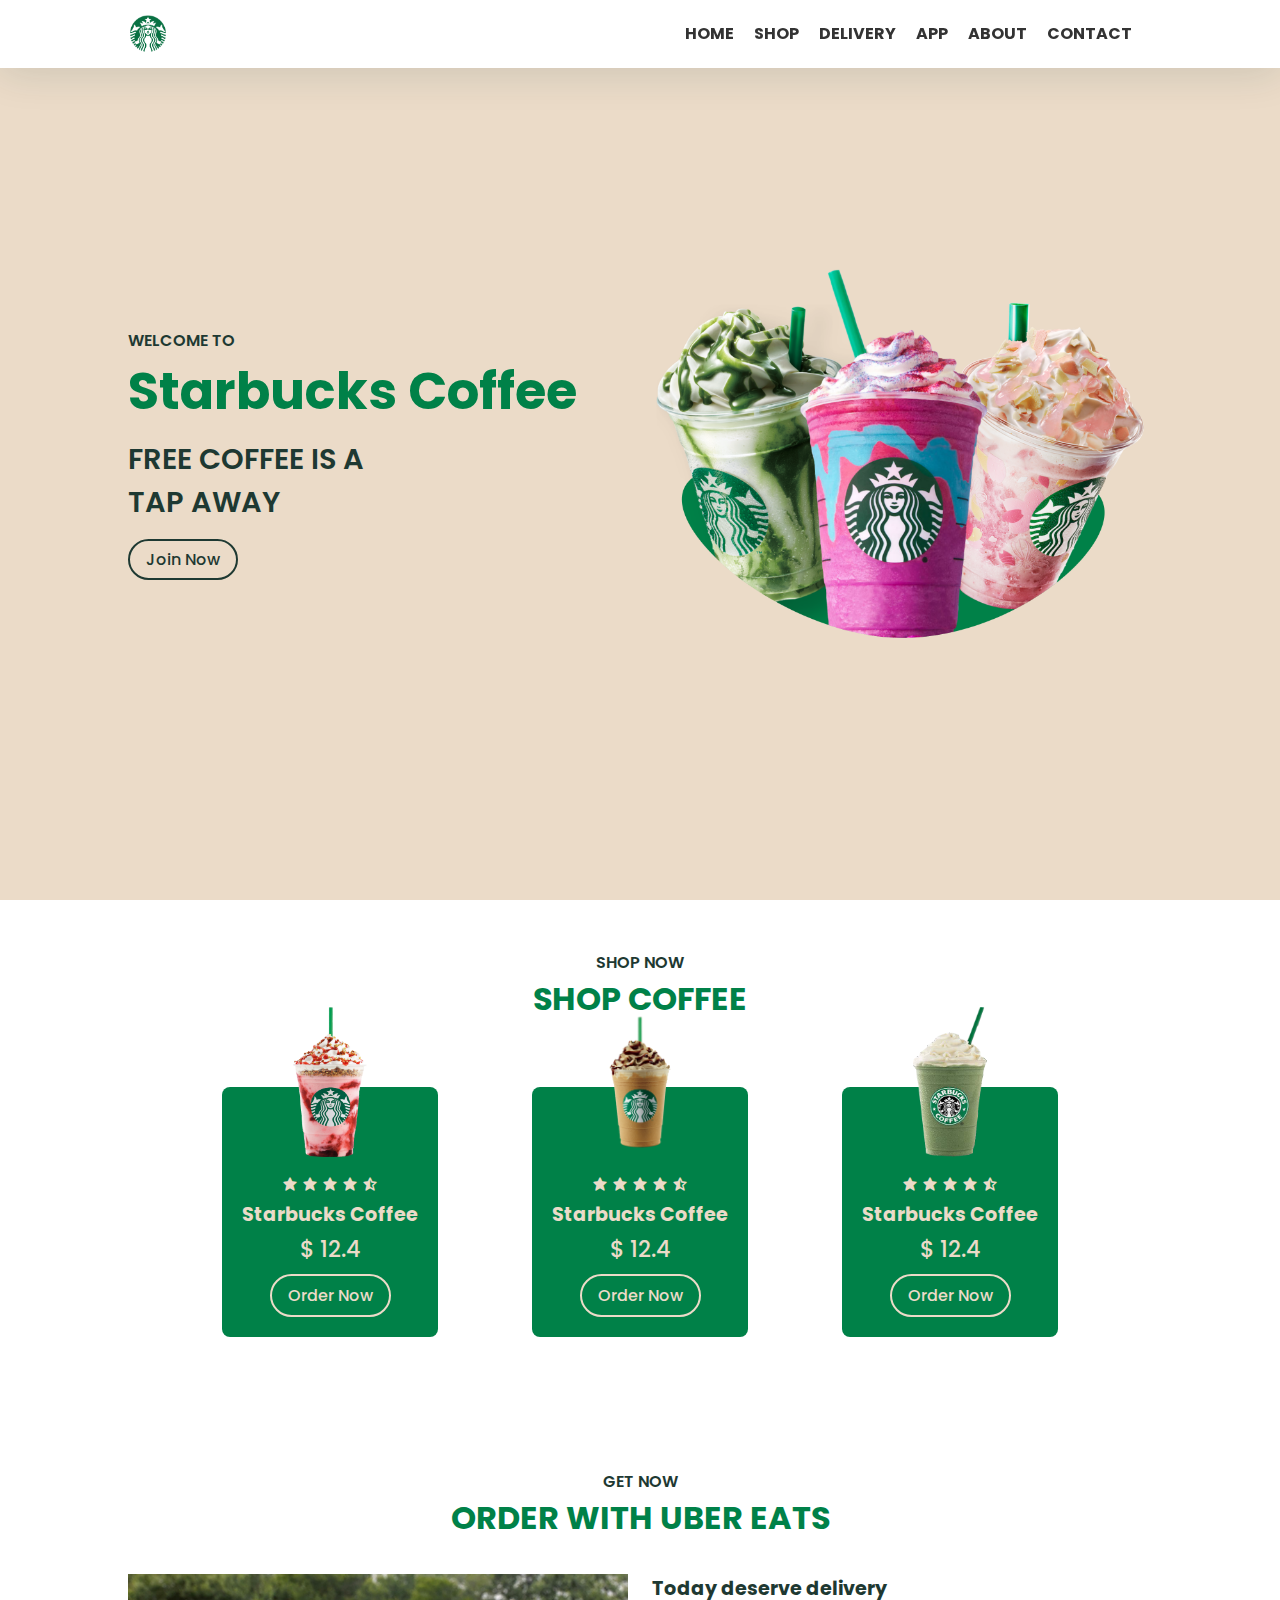
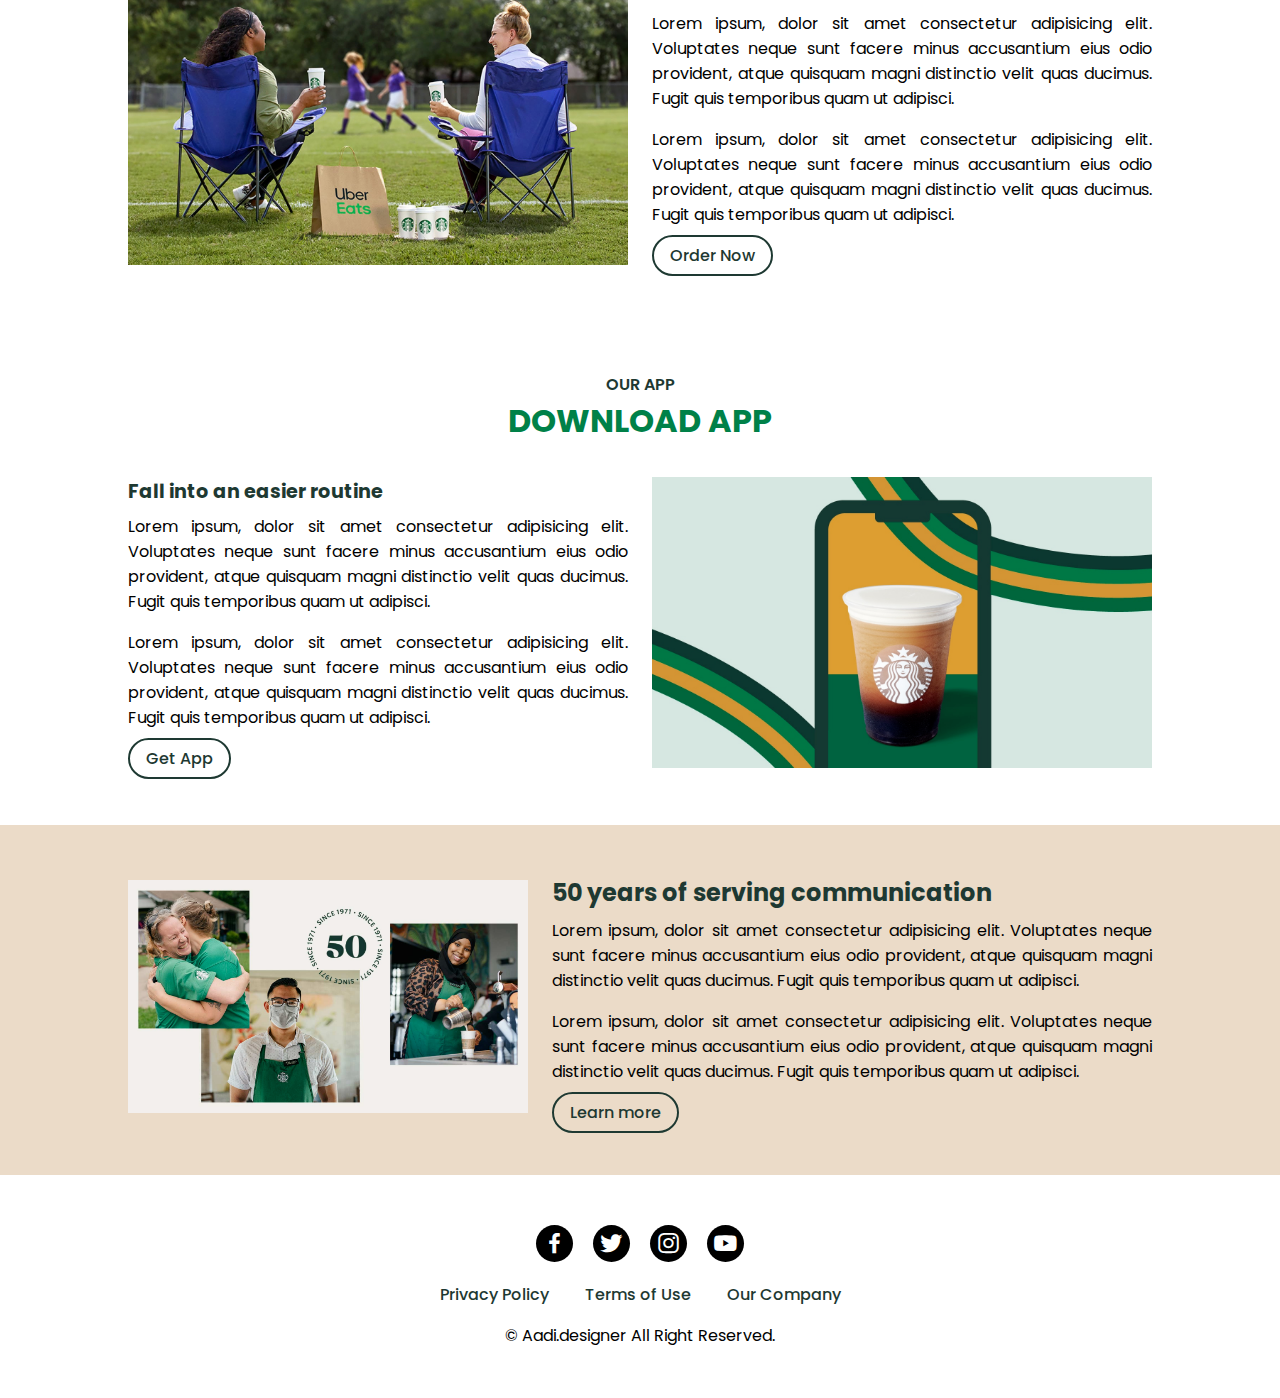
<file: index.html>
<!DOCTYPE html>
<html lang="en">
<head>
    <meta charset="UTF-8">
    <meta name="viewport" content="width=device-width, initial-scale=1.0">
    <title>Responsive Starbucks Site</title>
    <link rel="stylesheet" href="style.css"> 
    <link rel="stylesheet" href="https://cdn.jsdelivr.net/npm/boxicons@latest/css/boxicons.min.css">
</head>
<body>

  
    <header>

        <a href="#" class="logo"><img src="img/logo.png" alt=""></a>

        <div  id="menu-icon"><i class="bx bx-menu"></i></div>

        <ul class=" navbar">
            <li><a href="#home">Home</a></li>
            <li><a href="#shop">Shop</a></li>
            <li><a href="#delivery">Delivery</a></li>
            <li><a href="#app">App</a></li>
            <li><a href="#about">About</a></li>
            <li><a href="#contact">Contact</a></li>
        </ul>

    </header>

    <section class="home" id="home">

        <div class="home-text">

            <span>Welcome To</span>
            <h1>Starbucks Coffee</h1>
            <h2>Free Coffee is a <br>tap away</h2>
            <a href="#" class="btn">Join Now</a>

        </div>

      <div class="home-img">
        <img src="img/home.png" alt="">

      </div>

    </section>

    <section class="shop" id="shop">
        <div class="heading">
            <span>Shop Now</span>
            <h1>Shop Coffee</h1>
        </div>
        
            <div class="shop-container">

                <!-- Coffee 1 -->
                <div class="box">
                    <div class="box-img">
                        <img src="img/shop1.png" alt="">
                    </div>
            

            <!-- Icons -->
            <div class="stars">
                <i class='bx bxs-star'></i>
                <i class='bx bxs-star'></i>
                <i class='bx bxs-star'></i>
                <i class='bx bxs-star'></i>
                <i class='bx bxs-star-half'></i>
            </div>
            <h2>Starbucks Coffee</h2> 
            <span>$ 12.4</span>
            <a href="#" class="btn">Order Now</a>
        </div>

                <!-- Coffee 2 -->
                <div class="box">
                    <div class="box-img">
                        <img src="img/shop2.png" alt="">
                    </div>

            <!-- Icons -->
            <div class="stars">
                <i class='bx bxs-star'></i>
                <i class='bx bxs-star'></i>
                <i class='bx bxs-star'></i>
                <i class='bx bxs-star'></i>
                <i class='bx bxs-star-half'></i>
            </div>
            <h2>Starbucks Coffee</h2> 
            <span>$ 12.4</span>
            <a href="#" class="btn">Order Now</a>
        </div>

                <!-- Coffee 3 -->
                <div class="box">
                    <div class="box-img">
                        <img src="img/shop3.png" alt="">
                    </div>


            <!-- Icons -->
            <div class="stars">
                <i class='bx bxs-star'></i>
                <i class='bx bxs-star'></i>
                <i class='bx bxs-star'></i>
                <i class='bx bxs-star'></i>
                <i class='bx bxs-star-half'></i>
            </div>
            <h2>Starbucks Coffee</h2> 
            <span>$ 12.4</span>
            <a href="#" class="btn">Order Now</a>
        </div>
        </div> 
        
        <!-- Wrapped ll the Coffees in single container to get them in single row not in dofferent 3 rows  -->

    </section>

  <section class="delivery" id="delivery">
    <div class="heading">
        <span>Get Now</span>
        <h1>Order With Uber Eats</h1>
    </div>

    <div class="container">
        <div class="delivery-img">
            <img src="img/delivery.png" alt="">
        </div>
        <div class="delivery-text">
            <h2>Today deserve delivery</h2>
            <p>Lorem ipsum, dolor sit amet consectetur adipisicing elit. Voluptates neque sunt facere minus accusantium eius odio provident, atque quisquam magni distinctio velit quas ducimus. Fugit quis temporibus quam ut adipisci.</p>
            <p>Lorem ipsum, dolor sit amet consectetur adipisicing elit. Voluptates neque sunt facere minus accusantium eius odio provident, atque quisquam magni distinctio velit quas ducimus. Fugit quis temporibus quam ut adipisci.</p>
            <a href="#" class="btn">Order Now</a>
        </div>
    </div>
</section>


    <section class="app" id="app">
        <div class="heading">
            <span>Our App</span>
            <h1>Download App</h1>
        </div>
    <div class="container">
        
        <div class="app-text">
            <h2>Fall into an easier routine</h2>
            <p>Lorem ipsum, dolor sit amet consectetur adipisicing elit. Voluptates neque sunt facere minus accusantium eius odio provident, atque quisquam magni distinctio velit quas ducimus. Fugit quis temporibus quam ut adipisci.</p>
            <p>Lorem ipsum, dolor sit amet consectetur adipisicing elit. Voluptates neque sunt facere minus accusantium eius odio provident, atque quisquam magni distinctio velit quas ducimus. Fugit quis temporibus quam ut adipisci.</p>
            <a href="#" class="btn">Get App</a>
        </div>
        <div class="app-img">
            <img src="img/app.png" alt="">
        </div>
    </div>
  </section>

  <!-- About -->
   <section class="about" id="about">
    <div class="about-container">
     <div class="about-img">     
    <img src="img/about.png" alt="">
    </div>
     <div class="about-text">
        <h2>50 years of serving communication</h2>
        <p>Lorem ipsum, dolor sit amet consectetur adipisicing elit. Voluptates neque sunt facere minus accusantium eius odio provident, atque quisquam magni distinctio velit quas ducimus. Fugit quis temporibus quam ut adipisci.</p>
        <p>Lorem ipsum, dolor sit amet consectetur adipisicing elit. Voluptates neque sunt facere minus accusantium eius odio provident, atque quisquam magni distinctio velit quas ducimus. Fugit quis temporibus quam ut adipisci.</p>
        <a href="#" class="btn">Learn more</a>
  
   </div>
</div>

   </section>
    

    <section class="contact" id="contact">
        <div class="social">
            <a href="#"><i class='bx bxl-facebook'></i></a>
            <a href="#"><i class='bx bxl-twitter'></i></a>
            <a href="#"><i class='bx bxl-instagram'></i></a>
            <a href="#"><i class='bx bxl-youtube'></i></a>
        </div>
        <div class="links">
            <a href="#">Privacy Policy</a>
            <a href="#">Terms of Use</a>
            <a href="#">Our Company</a>
        </div>
        <p>&#169; Aadi.designer All Right Reserved.</p>
    </section>


<script src="main.js"></script>
    
</body>
</html>
</file>
<file: style.css>
@import url('https://fonts.googleapis.com/css?family=Poppins:wght@200;300;400;500;600;700&display=swap'); 
*{
    margin: 0;
    padding: 0;
    box-sizing: border-box;
    scroll-padding-top: 2rem;
    text-decoration: none;
    list-style: none;
    scroll-behavior: smooth;
    font-family: "Poppins", sans-serif;
}

:root {
    --main-color: #008148;
    --second-color: #1e3932;

}

section {
    padding: 50px 10%;
}

*::selection{
    color: #fff;
    background: var( --main-color);
}

img{
    width: 100%;
}

header {
    position: fixed;
    width: 100%;
    top: 0;
    right: 0;
    z-index: 1000;
    display: flex;
    align-items: center;
    justify-content: space-between;
    background-color: #fff;
    box-shadow: 0 4px 41px rgb(14 55 54 / 14%);
    padding: 15px 10%;
    transition: 0.2s;
}

.logo{

display: flex;
align-items: center;

}

.logo img{

    width: 40px;

}

.navbar{
    display: flex;
    align-items: center;
    justify-content: flex-end; /* Adjust as needed */
    list-style: none;
    margin: 0;
    padding: 0;
}

.navbar li {
    margin-right: 20px; /* Adjust spacing between menu items */
}

.navbar a{


    text-decoration: none;
    color: #333; /* Adjust link color */
    font-weight: bold;
    text-transform: uppercase;
    transition: color 0.3s ease;
}

.navbar a:hover {
    color: var( --main-color );
}

#menu-icon {

    font-size: 24px;
    cursor: pointer;
    display: none;
 
}



.home{

    width: 100%;
    min-height: 100vh;
    display: flex;
    flex-wrap: wrap;
    align-items: center;
    background: #ebdbc8;
    gap: 1rem;

}

.home-text{
    flex:1 1 17rem;
}

.home-img{
    flex:1 1 17rem;
}


.home-img img{
    animation: animate 3s linear infinite;
}

@keyframes animate{

    0%{
        transform: translate(-11px, 0);
    }
    50%{
        transform: translate(0,-11px);
    }
    100%{
        transform: translate(-11px, 0);
    }
}


.home-text span{

    font-size: 1rem;
    text-transform: uppercase;
    font-weight: 600;
    color: var(--second-color);

}

.home-text h1{

    font-size: 3.2rem;
    color: var(--main-color);
    font-weight: bolder;
}

.home-text h2{

    font-size: 1.8rem;
    color: var(--second-color);
    font-weight: 600;
    text-transform: uppercase;
    margin: 0.5rem 0 1.4rem;
}


.btn{
    padding: 7px 16px;
    border: 2px solid var(--second-color);
    border-radius: 40px;
    color: var(--second-color);
    font-weight: 500;
}

.btn:hover{
    color: #fff;
    background: var(--second-color);
}

.heading{
    text-align: center;
    text-transform: uppercase;
}

.heading span{

    font-size: 1rem;
    font-weight: 600;
    color: var(--second-color);
}

.heading h1{
    font-size: 2rem;
    color: var(--main-color);
    margin-bottom: 2rem; /* Increase the bottom margin */

}

.shop-container{

    display: flex;
    flex-wrap: wrap;
    justify-content: space-evenly;  /* Adjusted for better spacing */

    align-items: center;
    max-width: 1200px; /* Limit the maximum width of the container */
    margin: 0 auto; /* Center the container */
    padding: 1rem; /* Add some padding for spacing */



}

.shop-container .box{
    flex: 1 1 30%rem;   
    background: var(--main-color);
    padding: 20px;
    display: flex;
    flex-direction: column;
    align-items: center;
    text-align: center;
    border-radius: 0.5rem;    
    box-sizing: border-box; /* Include padding in box size */
    margin: 1rem; /*Add margin for spacing */
}

.shop-container .box .box-img{
    width: 150px;
    height: 150px;
    margin-top: -100px;
    display: flex;
    justify-content: center;
    align-items: center;
    flex-shrink: 0; /* Prevent shrinking */

}

.shop-container .box .box-img img{
    width: 100%;
    height: 100%;
    object-fit: contain;
    object-position: center;
}

.stars{
    margin: 1rem 0 0.1rem;
}


.shop-container .box .stars .bx {
    color: #ebdbc8;
}

.shop-container .box h2{
    color: #ebdbc8;
    font-size: 1.2rem;
}

.shop-container .box span{
    color: #ebdbc8;
    font-size: 1.4rem;
    font-weight: 500;
    margin: 0.2rem 0 0.5rem;
}

.box .btn {
    border: 2px solid #ebdbc8;
    color: #ebdbc8;
}

.box .btn:hover {
    border: 2px solid #ebdbc8;
    color:var(--second-color);
}

.container {
    display: flex;
    flex-wrap: wrap;
    gap: 1.5rem;
    margin-top: 2rem;
}

.delivery-img, .app-img{
    flex: 1 1 21rem;
}

.delivery-text, .app-text{
    flex: 1 1 21rem;
}


.delivery-text h2, .app-text h2{
    font-size: 1.2rem;
    color: var(--second-color);
}

.delivery-text p, .app-text p{
    margin: 0.5rem 0 1rem;
    text-align: justify;
}


.about{
    padding: 50px 10%;
    background: #ebdbc8;
}

.about-container {
    display: flex;
    gap: 1.5rem;
    align-items: center;
}

.about-img{
    flex:1 1 40%;
}

.about-img img{
    width: 100%;
    height: auto;
}

.about-text{
    flex: 1 1 60%;
}

.about-text h2{
font-size: 1.5rem;
color: var(--second-color);
}

.about-text p{
    margin: 0.5rem 0 1rem;
    text-align: justify;
}

.about-text .btn{
    margin-top: 1rem;

}

.contact{
    display: flex;
    flex-direction: column;
    align-items: center;
}

.social a{
    font-size: 27px;
    margin: 0.5rem;
}

.social a .bx{
    padding: 5px;
    color: #fff;
    background: #000000;
    border-radius: 50%;
}

.social a .bx:hover{
    background: var(--main-color) ;
}

.links{
    margin:1rem 0 1rem;
}

.links a{
    font-size: 1rem;
    font-weight: 500;
    color: var(--second-color);
    padding: 1rem;
}

.links a:hover{
    color: var(--main-color);
}

.contact p{
    text-align: center;
}

/* Responsiveness */

@media (max-width: 1150px){
    header {
        padding: 18px 7%;
    }
    section {
        padding: 50px 7%;
    }
    .home-text h1 {
        font-size: 3rem;
    }
    .home-text h2 {
        font-size: 1.5rem;
    }

}


@media (max-width: 991px){
    header {
        padding: 18px 4%;
    }
    section {
        padding: 50px 4%;
    }

}


@media (max-width: 768px){
    header{
        padding: 11px 4%;
    }

    #menu-icon{
        display: initial;
    }


     .bx-x:before {
        content: "\f3ab"; /* Adjust the content for the close icon */
    }

    
    .navbar {
        display: none; /* Hide the navbar by default on smaller screens */
        position: absolute;
        top: 70px; /* Adjust top position as needed */
        left: 0;
        width: 100%;
        background-color: #fff; /* Adjust background color */
        box-shadow: 0 4px 8px rgba(0, 0, 0, 0.1); /* Adjust box shadow */
        padding: 15px 0;
        z-index: 1000;
    }

    
    header .navbar{
        position: absolute;
        top: -500px;
        left: 0;
        right: 0;
        display: flex;
        flex-direction: column;
        background: #fff;
        box-shadow: 0 4px 4px rgb(14 55 54 / 14%);
        border-top: 2px solid var(--main-color);
        transition: 0.2s;
        text-align: left;
    }

    .navbar .active{
        display: flex; /* Show the navbar when active */
        flex-direction: column;
        align-items: center;    
    }

    .navbar a {
        padding: 1.5rem;
        display: block;
        color: var(--second-color);    
    }

    .home-text span{
        font-size: 0.9rem;
    }
    .home-text h1{
        font-size: 2.4rem;
    }
    .home-text h2{
        font-size: 1.2rem;
    }
}

@media (max-width: 768px){
    .home-text{
        padding-top: inherit;
    }
    .shop-container .box{
        margin-top: 6rem;
    }
    .heading span{
        font-size: 0.9rem;
    }
    .about{
        flex-direction: column-reverse;
    }




    .about-container {
        flex-direction: column;
    }

    .about-img {
        order: 1; /* Ensure the image is displayed before the text */
        flex: 1 1 100%; /* Full width for the image */
        margin-top: 1rem; /* Add some space between text and image */
    }

    .about-text {
        order: 2; /* Ensure the text is displayed after the image */
        flex: 1 1 100%; /* Full width for the text */
    }



}

@media (max-width: 351px){
    .links{
        display: flex;
        flex-direction: column;
    }
}
</file>
